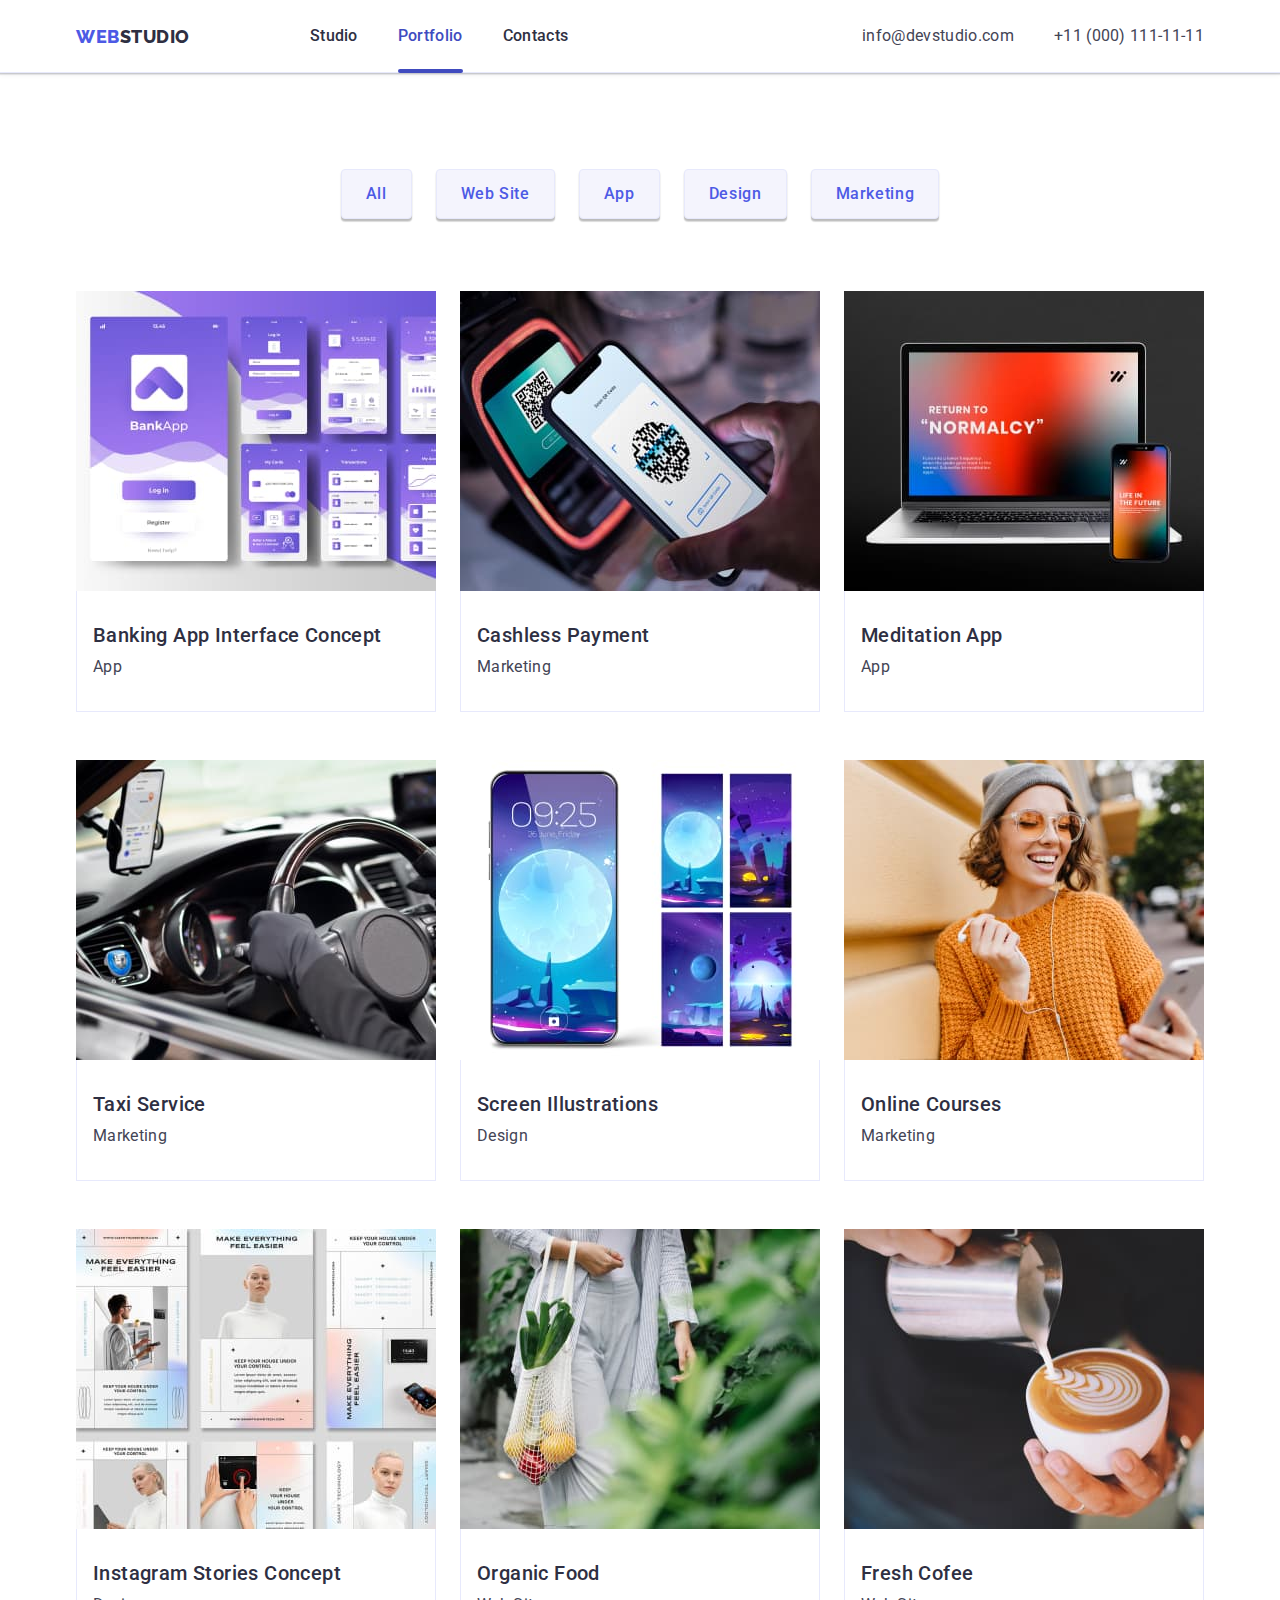
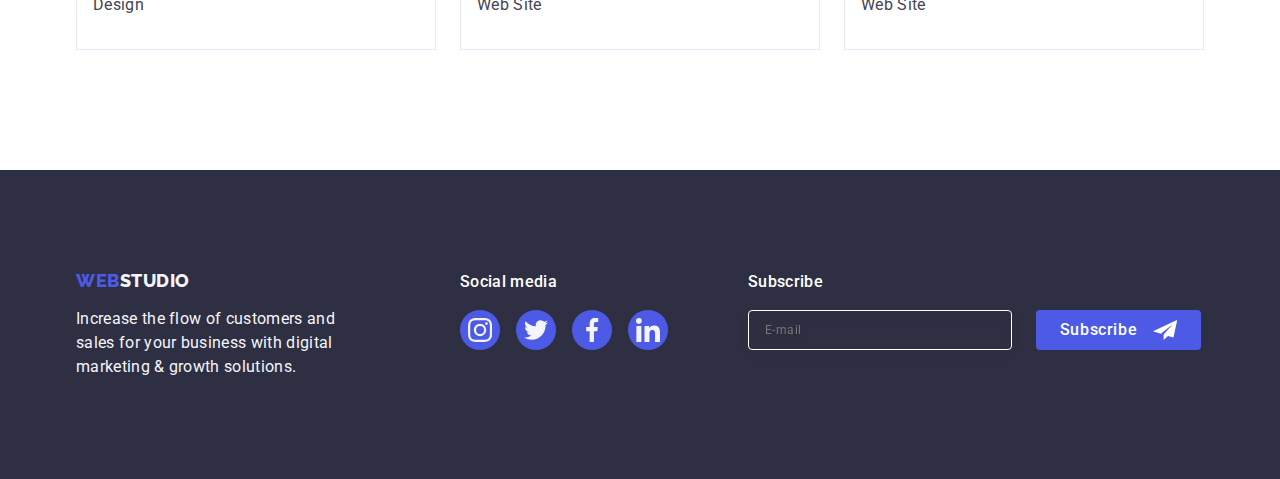
<file: portfolio.html>
<!DOCTYPE html>
<html lang="en">
  <head>
    <meta charset="utf-8" />
    <title>Portfolio</title>
    <link rel="preconnect" href="https://fonts.googleapis.com" />
    <link rel="preconnect" href="https://fonts.gstatic.com" crossorigin />
    <link
      href="https://fonts.googleapis.com/css2?family=Raleway:wght@800&family=Roboto:wght@400;500;700;900&display=swap"
      rel="stylesheet"
    />
    <link
      rel="stylesheet"
      href="https://cdn.jsdelivr.net/npm/modern-normalize@2.0.0/modern-normalize.min.css"
    />
    <link rel="stylesheet" href="./css/styles.css" />
  </head>
  <body class="body-text">
    <header class="header">
      <div class="header-container container">
        <nav class="nav-menu">
          <a class="link logo" href="./index.html"
            >Web<span class="dark-logo">Studio</span></a
          >
          <ul class="header-list list">
            <li>
              <a class="header-links link" href="./index.html">Studio</a>
            </li>
            <li>
              <a class="active header-links link" href="./portfolio.html"
                >Portfolio</a
              >
            </li>
            <li>
              <a class="header-links link" href="">Contacts</a>
            </li>
          </ul>
        </nav>
        <address class="adress-list">
          <ul class="list adress-list-ul">
            <li>
              <a class="header-contacts link" href="mailto:info@devstudio.com"
                >info@devstudio.com</a
              >
            </li>
            <li>
              <a class="header-contacts link" href="tel:+110001111111"
                >+11 (000) 111-11-11</a
              >
            </li>
          </ul>
        </address>
        <button
          class="menu-burger js-open-menu"
          aria-expanded="false"
          aria-controls="mobile-menu"
        >
          <svg class="burger-menu" width="32" height="22">
            <use href="./images/icons.svg#icon-hamburger-menu"></use>
          </svg>
        </button>
      </div>
    </header>
    <main>
      <section class="main-section">
        <!-- Filters -->
        <div class="container">
          <h1 class="visually-hidden">Filters</h1>
          <ul class="list button-list">
            <li><button class="filter-button" type="button">All</button></li>
            <li>
              <button class="filter-button" type="button">Web Site</button>
            </li>
            <li><button class="filter-button" type="button">App</button></li>
            <li>
              <button class="filter-button" type="button">Design</button>
            </li>
            <li>
              <button class="filter-button" type="button">Marketing</button>
            </li>
          </ul>
          <!-- Project cards -->
          <ul class="list project-cards-list">
            <li class="project-cards-item">
              <a class="link project-cards-link" href="">
                <div class="pj-cards-wrapper">
                  <img
                    src="./images/img-8.jpg"
                    width="360"
                    height="300"
                    alt="App"
                  />
                  <p class="overlay-text">
                    14 Stylish and User-Friendly App Design Concepts · Task
                    Manager App · Calorie Tracker App · Exotic Fruit Ecommerce
                    App · Cloud Storage App
                  </p>
                </div>

                <div class="project-cards-text-item">
                  <h2 class="project-cards-titles">
                    Banking App Interface Concept
                  </h2>
                  <p class="project-cards-text">App</p>
                </div>
              </a>
            </li>
            <li class="project-cards-item">
              <a class="link project-cards-link" href="">
                <div class="pj-cards-wrapper">
                  <img
                    src="./images/img-9.jpg"
                    width="360"
                    height="300"
                    alt="App"
                  />
                  <p class="overlay-text">
                    14 Stylish and User-Friendly App Design Concepts · Task
                    Manager App · Calorie Tracker App · Exotic Fruit Ecommerce
                    App · Cloud Storage App
                  </p>
                </div>

                <div class="project-cards-text-item">
                  <h2 class="project-cards-titles">Cashless Payment</h2>
                  <p class="project-cards-text">Marketing</p>
                </div>
              </a>
            </li>
            <li class="project-cards-item">
              <a class="link project-cards-link" href="">
                <div class="pj-cards-wrapper">
                  <img
                    src="./images/img-10.jpg"
                    width="360"
                    height="300"
                    alt="App"
                  />
                  <p class="overlay-text">
                    14 Stylish and User-Friendly App Design Concepts · Task
                    Manager App · Calorie Tracker App · Exotic Fruit Ecommerce
                    App · Cloud Storage App
                  </p>
                </div>

                <div class="project-cards-text-item">
                  <h2 class="project-cards-titles">Meditation App</h2>
                  <p class="project-cards-text">App</p>
                </div>
              </a>
            </li>
            <li class="project-cards-item">
              <a class="link project-cards-link" href="">
                <div class="pj-cards-wrapper">
                  <img
                    src="./images/img-11.jpg"
                    width="360"
                    height="300"
                    alt="App"
                  />
                  <p class="overlay-text">
                    14 Stylish and User-Friendly App Design Concepts · Task
                    Manager App · Calorie Tracker App · Exotic Fruit Ecommerce
                    App · Cloud Storage App
                  </p>
                </div>

                <div class="project-cards-text-item">
                  <h2 class="project-cards-titles">Taxi Service</h2>
                  <p class="project-cards-text">Marketing</p>
                </div>
              </a>
            </li>
            <li class="project-cards-item">
              <a class="link project-cards-link" href="">
                <div class="pj-cards-wrapper">
                  <img
                    src="./images/img-12.jpg"
                    width="360"
                    height="300"
                    alt="App"
                  />
                  <p class="overlay-text">
                    14 Stylish and User-Friendly App Design Concepts · Task
                    Manager App · Calorie Tracker App · Exotic Fruit Ecommerce
                    App · Cloud Storage App
                  </p>
                </div>

                <div class="project-cards-text-item">
                  <h2 class="project-cards-titles">Screen Illustrations</h2>
                  <p class="project-cards-text">Design</p>
                </div>
              </a>
            </li>
            <li class="project-cards-item">
              <a class="link project-cards-link" href="">
                <div class="pj-cards-wrapper">
                  <img
                    src="./images/img-13.jpg"
                    width="360"
                    height="300"
                    alt="App"
                  />
                  <p class="overlay-text">
                    14 Stylish and User-Friendly App Design Concepts · Task
                    Manager App · Calorie Tracker App · Exotic Fruit Ecommerce
                    App · Cloud Storage App
                  </p>
                </div>

                <div class="project-cards-text-item">
                  <h2 class="project-cards-titles">Online Courses</h2>
                  <p class="project-cards-text">Marketing</p>
                </div>
              </a>
            </li>
            <li class="project-cards-item">
              <a class="link project-cards-link" href="">
                <div class="pj-cards-wrapper">
                  <img
                    src="./images/img-14.jpg"
                    width="360"
                    height="300"
                    alt="App"
                  />
                  <p class="overlay-text">
                    14 Stylish and User-Friendly App Design Concepts · Task
                    Manager App · Calorie Tracker App · Exotic Fruit Ecommerce
                    App · Cloud Storage App
                  </p>
                </div>

                <div class="project-cards-text-item">
                  <h2 class="project-cards-titles">
                    Instagram Stories Concept
                  </h2>
                  <p class="project-cards-text">Design</p>
                </div>
              </a>
            </li>
            <li class="project-cards-item">
              <a class="link project-cards-link" href="">
                <div class="pj-cards-wrapper">
                  <img
                    src="./images/img-15.jpg"
                    width="360"
                    height="300"
                    alt="App"
                  />
                  <p class="overlay-text">
                    14 Stylish and User-Friendly App Design Concepts · Task
                    Manager App · Calorie Tracker App · Exotic Fruit Ecommerce
                    App · Cloud Storage App
                  </p>
                </div>

                <div class="project-cards-text-item">
                  <h2 class="project-cards-titles">Organic Food</h2>
                  <p class="project-cards-text">Web Site</p>
                </div>
              </a>
            </li>
            <li class="project-cards-item">
              <a class="link project-cards-link" href="">
                <div class="pj-cards-wrapper">
                  <img
                    src="./images/img-16.jpg"
                    width="360"
                    height="300"
                    alt="App"
                  />
                  <p class="overlay-text">
                    14 Stylish and User-Friendly App Design Concepts · Task
                    Manager App · Calorie Tracker App · Exotic Fruit Ecommerce
                    App · Cloud Storage App
                  </p>
                </div>

                <div class="project-cards-text-item">
                  <h2 class="project-cards-titles">Fresh Cofee</h2>
                  <p class="project-cards-text">Web Site</p>
                </div>
              </a>
            </li>
          </ul>
        </div>
      </section>
    </main>
    <footer class="footer-background">
      <div class="container footer-container">
        <div class="footer-logo-container">
          <a class="link logo footer-logo" href="./index.html"
            >Web<span class="light-logo">Studio</span></a
          >
          <p class="footer-text">
            Increase the flow of customers and sales for your business with
            digital marketing & growth solutions.
          </p>
        </div>
        <div class="footer-media-container">
          <p class="footer-media-text">Social media</p>
          <ul class="footer-media-list list">
            <li class="social-media-item">
              <a class="social-media-link-footer" href="">
                <svg class="social-media-icon" width="24" height="24">
                  <use href="./images/icons.svg#instagram"></use>
                </svg>
              </a>
            </li>
            <li class="social-media-item">
              <a class="social-media-link-footer" href="">
                <svg class="social-media-icon" width="24" height="24">
                  <use href="./images/icons.svg#twitter"></use>
                </svg>
              </a>
            </li>
            <li class="social-media-item">
              <a class="social-media-link-footer" href="">
                <svg class="social-media-icon" width="24" height="24">
                  <use href="./images/icons.svg#facebook"></use>
                </svg>
              </a>
            </li>
            <li class="social-media-item">
              <a class="social-media-link-footer" href="">
                <svg class="social-media-icon" width="24" height="24">
                  <use href="./images/icons.svg#linked"></use>
                </svg>
              </a>
            </li>
          </ul>
        </div>
        <div class="footer-email-container">
          <p class="footer-email-text">Subscribe</p>
          <form class="footer-form">
            <label class="footer-form-label"
              ><input
                type="email"
                class="footer-email-input"
                name="footer-email"
                id="footer-email"
                placeholder="E-mail" /></label
            ><button type="submit" class="footer-subscribe-button">
              Subscribe
              <svg class="footer-subscribe-svg" width="24" height="24">
                <use href="./images/icons.svg#icon-send"></use>
              </svg>
            </button>
          </form>
        </div>
      </div>
    </footer>
  </body>
</html>
</file>
<file: css/styles.css>
body {
  font-family: "Roboto", sans-serif;
  background-color: var(--classic-white-color);
  color: var(--slatecolor);
}
h1,
h2,
h3,
h4,
h5,
h6,
p,
ul,
ol {
  margin: 0;
}
button {
  cursor: pointer;
}
* {
  box-sizing: border-box;
}
img {
  display: block;
}
ul,
ol {
  margin-top: 0;
  margin-bottom: 0;
  padding-left: 0;
}

.visually-hidden {
  position: absolute;
  width: 1px;
  height: 1px;
  margin: -1px;
  border: 0;
  padding: 0;

  white-space: nowrap;
  clip-path: inset(100%);
  clip: rect(0 0 0 0);
  overflow: hidden;
}
:root {
  --logo-color: #4d5ae5;
  --logo-color-dark: #2e2f42;
  --white: #ffffff;
  --cloud: #f4f4fd;
  --ocean: #13719c;
  --violet: #404bbf;
  --bluecolor: #4d5ae5;
  --slatecolor: #434455;
  --whitecolor: #f4f4fd;
  --button-border-color: #e7e9fc;
  --link-color: #404bbf;
  --classic-white-color: #ffffff;
  --dark-blue-color: #2e2f42;
  --lightslate: #8e8f99;
  --greencolor: #31d0aa;
  --dairycolor: #fcfcfc;
  --modalcolor: #2e2f4266;
  --anim: 250ms;
  --gray-bg: rgba(46, 47, 66, 0.7);
  --brand: #4d5ae5;
  --brand-background: #2e2f42;
}
/* Header */
.header {
  border-bottom: 1px solid var(--button-border-color);
  box-shadow: 0px 2px 1px rgba(46, 47, 66, 0.08),
    0px 1px 1px rgba(46, 47, 66, 0.16), 0px 1px 6px rgba(46, 47, 66, 0.08);
}
.container {
  margin: 0 auto;
  /* width: 1158px; */
  padding: 0 16px;
  min-width: 320px;
  max-width: 428px;
}
@media only screen and (min-width: 768px) {
  .container {
    max-width: 768px;
  }
}

@media only screen and (min-width: 1158px) {
  .container {
    max-width: 1158px;
    padding: 0 15px;
  }
}
.nav-menu {
  display: flex;
  align-items: center;
}
.header-container {
  display: flex;
  /* height: 72px; */
  align-items: center;
  flex-shrink: 0;
  justify-content: space-between;
}
.header-list {
  margin-left: 120px;
  display: flex;
  gap: 40px;
}
@media only screen and (max-width: 767px) {
  .header-list {
    display: none;
  }
}
.logo {
  font-family: "Raleway", sans-serif;
  font-style: normal;
  font-weight: 800;
  font-size: 18px;
  line-height: 1.17;
  letter-spacing: 0.03em;
  text-transform: uppercase;
  color: var(--bluecolor);
  display: inline-flex;
  padding: 24px 0 22px;
}
.studio-link::after {
  content: "";
  position: absolute;
  left: 0;
  bottom: -1px;
  height: 4px;
  background-color: var(--link-color);
}
.link {
  text-decoration: none;
}
.dark-logo {
  color: var(--dark-blue-color);
}
.header-links {
  font-style: normal;
  font-weight: 500;
  font-size: 16px;
  line-height: 24px;
  letter-spacing: 0.02em;
  color: var(--dark-blue-color);
  text-decoration: none;
  display: inline-flex;
  align-items: flex-start;
  padding: 24px 0;
  transition: color 250ms cubic-bezier(0.4, 0, 0.2, 1);
  position: relative;
}
.header-links.active::after {
  content: "";
  position: absolute;
  bottom: 0px;
  left: 0;
  display: block;
  width: 100%;
  height: 4px;
  background-color: var(--link-color);
  bottom: -1px;
  border-radius: 2px;
}
.active {
  color: var(--link-color) !important;
  position: relative;
}
.header-links:hover,
.header-links:focus {
  color: var(--link-color);
}
.header-contacts {
  font-family: "Roboto";
  font-style: normal;
  font-weight: 400;
  font-size: 16px;
  line-height: 1.5;
  letter-spacing: 0.02em;
  color: var(--slatecolor);
  text-decoration: none;
  transition: color 250ms cubic-bezier(0.4, 0, 0.2, 1);
}

@media only screen and (min-width: 768px) and (max-width: 1158px) {
  .header-contacts {
    font-size: 12px;
    line-height: 1.16;
    letter-spacing: 0.04em;
  }
  .adress-list-ul {
    display: flex;
    flex-direction: column;
    gap: 12px;
  }
}

.header-contacts:hover,
.header-contacts:focus {
  color: var(--link-color);
}
.adress-list {
  font-style: normal;
  /* margin-left: 332px; */
}
@media only screen and (max-width: 767px) {
  .adress-list {
    display: none;
  }
}

@media only screen and (min-width: 1158px) {
  .adress-list-ul {
    display: flex;
    gap: 40px;
  }
}
.list {
  list-style: none;
}
/* Main */

/* 1 section */
.first-section {
  background-color: var(--dark-blue-color);

  background-image: linear-gradient(
      rgba(46, 47, 66, 0.7),
      rgba(46, 47, 66, 0.7)
    ),
    url(../images/mob_bg@1x.jpg);
  background-repeat: no-repeat;
  background-position: center;
  background-size: cover;
  max-width: 1440px;
  margin: 0 auto;
  padding: 112px 0;
}
@media (min-device-pixel-ratio: 2),
  (min-resolution: 192dpi),
  (min-resolution: 2dppx) {
  .first-section {
    background-image: linear-gradient(
        rgba(46, 47, 66, 0.7),
        rgba(46, 47, 66, 0.7)
      ),
      url(../images/mob_bg@2x.jpg);
  }
}
@media only screen and (min-width: 429px) {
  .first-section {
    background-image: linear-gradient(
        rgba(46, 47, 66, 0.7),
        rgba(46, 47, 66, 0.7)
      ),
      url(../images/tabl_bg@1x.jpg);
  }
  @media (min-device-pixel-ratio: 2),
    (min-resolution: 192dpi),
    (min-resolution: 2dppx) {
    .first-section {
      background-image: linear-gradient(
          rgba(46, 47, 66, 0.7),
          rgba(46, 47, 66, 0.7)
        ),
        url(../images/tabl_bg@2x.jpg);
    }
  }
}
@media only screen and (min-width: 769px) {
  .first-section {
    background-image: linear-gradient(
        rgba(46, 47, 66, 0.7),
        rgba(46, 47, 66, 0.7)
      ),
      url(../images/desk_bg@1x.jpg);

    padding: 188px 0;
  }
  @media (min-device-pixel-ratio: 2),
    (min-resolution: 192dpi),
    (min-resolution: 2dppx) {
    .first-section {
      background-image: linear-gradient(
          rgba(46, 47, 66, 0.7),
          rgba(46, 47, 66, 0.7)
        ),
        url(../images/desk_bg@2x.jpg);
    }
  }
}

.first-section-text {
  font-family: "Roboto";
  font-style: normal;
  font-weight: 700;
  font-size: 36px;
  text-transform: capitalize;

  line-height: 1.11;
  text-align: center;
  letter-spacing: 0.02em;
  color: var(--classic-white-color);
  max-width: 496px;
  margin: 0 auto;
}

@media only screen and (max-width: 767.98px) {
  .first-section-text {
    max-width: 320px;
  }
}

@media only screen and (min-width: 768px) {
  .first-section-text {
    font-size: 56px;
    line-height: 1.07;
  }
}
.first-section-button {
  background: var(--bluecolor);
  font-family: "Roboto", sans-serif;
  font-style: normal;
  font-weight: 500;
  font-size: 16px;
  line-height: 24px;
  letter-spacing: 0.04em;
  color: var(--classic-white-color);
  display: block;
  min-width: 169px;
  height: 56px;
  border: none;
  border-radius: 4px;
  margin: 0 auto;
  margin-top: 72px;
  transition: background-color 250ms cubic-bezier(0.4, 0, 0.2, 1);
}
.first-section-button:hover,
.first-section-button:focus {
  background-color: var(--link-color);
}

@media only screen and (min-width: 768px) and (max-width: 1157px){
  .first-section-button {
    margin-top: 36px;
  }
}

/* 2 section */
.second-section {
  padding: 96px 0;
}
@media only screen and (min-width: 1157px) {
  .second-section {
    padding: 120px 0;
  }
}
@media only screen and (min-width: 1158px) {
  .second-section-list {
    display: flex;
    gap: 24px;
  }
}
@media only screen and (min-width: 768px) and (max-width: 1157px) {
  .second-section-list {
    display: flex;
    flex-wrap: wrap;
    row-gap: 72px;
    column-gap: 24px;
  }
}
@media only screen and (max-width: 767px) {
  .second-section-list .second-section-list-item:not(:last-child) {
    margin-bottom: 72px;
  }
}

.icon-container {
  display: flex;
  align-items: center;
  justify-content: center;
  height: 112px;
  background-color: var(--whitecolor);
  border-radius: 4px;
  margin-bottom: 8px;
  width: 264px;
}
@media only screen and (max-width: 1157px) {
  .icon-container {
    display: none;
  }
}
.second-section-title {
  font-size: 36px;
  font-weight: 700;
  line-height: 1.1;
  letter-spacing: 0.72px;
  color: var(--primary-navyblue-color);
  margin-bottom: 8px;
  color: #2e2f42;
}
@media only screen and (max-width: 767px) {
  .second-section-title {
    margin: 0 auto;
    margin-bottom: 8px;
  }
}
@media only screen and (min-width: 1158px) {
  .second-section-title {
    font-family: "Roboto";
    font-style: normal;
    font-weight: 500;
    font-size: 20px;
    line-height: 24px;
    letter-spacing: 0.02em;
    color: #2e2f42;
    margin-bottom: 8px;
  }
}
.second-section-text {
  line-height: 1.5;
  letter-spacing: 0.02em;
  font-family: Roboto;
  font-size: 16px;
  font-style: normal;
  font-weight: 500;
  color: var(--slatecolor);
}
@media only screen and (min-width: 1158px) {
  .second-section-text {
    font-weight: 400;
  }
}

.second-section-list-item {
  display: flex;
  flex-direction: column;
  align-items: flex-start;
  margin: 0;
  /* flex-basis: 264px; */
  flex-basis: 356px;
}

@media only screen and (max-width: 1157px) {
  .third-section {
    display: none;
  }
}
.third-section {
  padding-bottom: 120px;
}
.third-section-title {
  font-family: "Roboto";
  font-style: normal;
  font-weight: 700;
  font-size: 36px;
  line-height: 1.11;
  text-align: center;
  letter-spacing: 0.02em;
  text-transform: capitalize;
  color: #2e2f42;
  margin-bottom: 72px;
  display: block;
}
.third-section-images {
  display: flex;
  gap: 24px;
}

.third-section-item {
  width: 360px;
  height: 300px;
  border: 1px solid var(--cornflower, #e7e9fc);
  background: url(<path-to-image>),
    lightgray -72.845px -19px / 144.444% 112.667% no-repeat;
}
/* 4 section */
.team-cards-section {
  padding: 96px 0;
  background-color: var(--whitecolor);
}
@media only screen and (min-width: 1158px) {
  .team-cards-section {
    padding: 120px 0;
  }
}
.team-cards-section-title {
  font-family: "Roboto";
  font-style: normal;
  font-weight: 700;
  font-size: 36px;
  line-height: 1.11;
  text-align: center;
  letter-spacing: 0.02em;
  text-transform: capitalize;
  color: #2e2f42;
  margin-bottom: 72px;
}
.team-cards {
  /* display: flex;
  gap: 24px; */
}
@media only screen and (max-width: 767px) {
  .team-cards .team-cards-item:not(:last-child) {
    margin-bottom: 72px;
  }
}
@media only screen and (min-width: 768px) {
  .team-cards {
    display: flex;
    flex-wrap: wrap;
    row-gap: 64px;
    margin: 0 auto;
    align-items: center;
    justify-content: center;
    column-gap: 24px;
  }
}
.social-media-list {
  display: flex;
  justify-content: center;
  gap: 24px;
  padding-top: 8px;
  padding-bottom: 0px;
}
.social-media-item {
  width: 40px;
  height: 40px;
}
.social-media-link {
  width: 100%;
  height: 100%;
  background-color: var(--bluecolor);
  border-radius: 50%;
  display: flex;
  align-items: center;
  justify-content: center;
  fill: var(--whitecolor);
  transition: background-color 250ms cubic-bezier(0.4, 0, 0.2, 1);
}
.social-media-link:hover,
.social-media-link:focus {
  background-color: var(--link-color);
}
.team-cards-titles {
  font-family: "Roboto";
  font-style: normal;
  font-weight: 500;
  font-size: 20px;
  line-height: 24px;
  letter-spacing: 0.02em;
  color: #2e2f42;
  text-align: center;
  margin-bottom: 8px;
}
.team-cards-text {
  font-size: 16px;
  line-height: 1.5;
  letter-spacing: 0.02em;
  text-align: center;
}
.team-cards-item {
  background-color: var(--classic-white-color);
  width: 264px;
  /* flex-basis: 264px; */
  border-radius: 0px 0px 4px 4px;
  box-shadow: 0px 2px 1px 0px rgba(46, 47, 66, 0.08),
    0px 1px 1px 0px rgba(46, 47, 66, 0.16),
    0px 1px 6px 0px rgba(46, 47, 66, 0.08);
  margin: 0 auto;
}
@media only screen and (min-width: 768px) {
  .team-cards-item {
    margin: 0;
  }
}
.team-cards-text-item {
  display: block;
  margin: 0 auto;
  padding: 32px 0;
}
/* 5 Section */
.fifth-section {
  padding: 96px 0;
}
@media only screen and (min-width: 1158px) {
  .fifth-section {
    padding: 120px 0;
  }
}
.fifth-section-title {
  font-family: Roboto;
  font-size: 36px;
  font-style: normal;
  font-weight: 700;
  line-height: 40px;
  letter-spacing: 0.72px;
  text-transform: capitalize;
  color: var(--dark-blue-color);
  text-align: center;
  line-height: 1.11;
  margin-bottom: 72px;
}
.fifth-section-logo-list {
  row-gap: 72px;
  display: flex;
  flex-wrap: wrap;
  align-items: flex-start;
  column-gap: 16px;
  max-width: 396px;
}
@media only screen and (min-width: 768px) {
  .fifth-section-logo-list {
    column-gap: 24px;
    max-width: 552px;
    margin: 0 auto;
  }
}
@media only screen and (min-width: 1158px) {
  .fifth-section-logo-list {
    justify-content: center;
    gap: 24px;
    max-width: 1128px;
  }
}
.fifth-section-logo-item {
  width: calc((100% - 16px) / 2);
  height: 88px;
}
@media only screen and (min-width: 768px) {
  .fifth-section-logo-item {
    width: calc((100% - 48px) / 3);
  }
}
@media only screen and (min-width: 1158px) {
  .fifth-section-logo-item {
    width: calc((100% - 120px) / 6);
  }
}
.logo-item-link {
  width: 100%;
  height: 100%;
  border: 1px solid var(--lightslate);
  border-radius: 4px;
  display: flex;
  align-items: center;
  justify-content: center;
  color: var(--lightslate);
  border-color: var(--lightslate);
  transition: border-color 250ms cubic-bezier(0.4, 0, 0.2, 1),
    color 250ms cubic-bezier(0.4, 0, 0.2, 1);
}
.logo-item-link:hover,
.logo-item-link:focus {
  color: var(--link-color);
  border-color: var(--link-color);
}
.logo-item-link:hover svg,
.logo-item-link:focus svg {
  color: var(--link-color);
  fill: var(--link-color);
}
.logo-item {
  color: currentColor;
  fill: currentColor;
}
.logo-item-text {
  display: flex;
  width: 60.651px;
  height: 6.931px;
  color: var(--lightslate);
  font-family: Roboto;
  font-size: 6px;
  font-style: normal;
  font-weight: 700;
  line-height: normal;
}
/* Footer */
.footer-logo {
  display: inline-block;
  margin-bottom: 16px;
  padding: 0;
}
@media only screen and (max-width: 767.98px) {
  .footer-logo {
    display: block;
    text-align: center;
  }
}

.light-logo {
  color: var(--whitecolor);
}
.footer-container {
}
@media only screen and (min-width: 768px) and (max-width: 1157px) {
  .footer-container {
    display: flex;
    flex-direction: row;
    flex-wrap: wrap;
    gap: 72px 24px;
    max-width: 584px;
  }
}
@media only screen and (min-width: 1158px) {
  .footer-container {
    display: flex;
    align-items: baseline;
  }
}
.footer-background {
  background: #2e2f42;
  padding: 96px 0;
}
@media only screen and (min-width: 1158px) {
  .footer-background {
    padding: 100px 0;
  }
}
.footer-logo-container {
}
@media only screen and (min-width: 1158px) {
  .footer-logo-container {
    margin-right: 120px;
  }
}
.footer-text {
  line-height: 1.5;
  letter-spacing: 0.02em;
  color: var(--whitecolor);
  width: 264px;
  margin: 0 auto;
}
@media only screen and (max-width: 767px) {
  .footer-text {
    margin-bottom: 72px;
  }
}
.footer-media-container {
}
@media only screen and (max-width: 767px) {
  .footer-media-container {
    margin-bottom: 72px;
  }
}
.footer-media-list {
  display: flex;
  gap: 16px;
  justify-content: center;
}
.footer-media-text {
  font-weight: 500;
  font-size: 16px;
  line-height: 1.5;
  letter-spacing: 0.02em;
  color: var(--classic-white-color);
  margin-bottom: 16px;
}
@media only screen and (max-width: 767px) {
  .footer-media-text {
    text-align: center;
  }
}
.social-media-link-footer {
  width: 100%;
  height: 100%;
  background-color: var(--bluecolor);
  border-radius: 50%;
  display: flex;
  align-items: center;
  justify-content: center;
  fill: var(--whitecolor);
  transition: background-color 250ms cubic-bezier(0.4, 0, 0.2, 1);
}
.social-media-link-footer:hover,
.social-media-link-footer:focus {
  background-color: var(--greencolor);
}
.footer-email-container {
}
@media only screen and (min-width: 1158px) {
  .footer-email-container {
    margin-left: 80px;
  }
}
.footer-form {
  gap: 24px;
}
@media only screen and (min-width: 768px) {
  .footer-form {
    display: flex;
  }
}
.footer-form-label {
}
.footer-email-text {
  color: var(--classic-white-color);
  font-family: Roboto;
  font-size: 16px;
  font-style: normal;
  font-weight: 500;
  line-height: 1.5;
  letter-spacing: 0.02em;
  margin-bottom: 16px;
}
@media only screen and (max-width: 767px) {
  .footer-email-text {
    text-align: center;
  }
}
.footer-email-input {
  width: 100%;
  background-color: transparent;
  border-radius: 4px;
  border: 1px solid var(--classic-white-color);
  height: 40px;
  padding-bottom: 8px;
  padding-left: 16px;
  color: var(--classic-white-color);
  padding-bottom: 0;
  padding-top: 0;
  line-height: 1.5;
  font-size: 12px;
  letter-spacing: 0.04em;
  filter: drop-shadow(0px 4px 4px rgba(0, 0, 0, 0.15));
}
@media only screen and (max-width: 767px) {
  .footer-email-input {
    margin-bottom: 16px;
  }
}
@media only screen and (min-width: 768px) {
  .footer-email-input {
    width: 264px;
  }
}
@media only screen and (max-width: 1158px) {
  .footer-email-input {
    opacity: 0.3;
  }
}
.footer-email-input::placeholder {
  font-family: Roboto;
  font-style: normal;
  font-weight: 400;
}
.footer-subscribe-button {
  background-color: var(--bluecolor);
  color: var(--classic-white-color);
  text-align: center;
  font-family: "Roboto", sans-serif;
  font-size: 16px;
  font-weight: 500;
  font-style: normal;
  line-height: 1.5;
  letter-spacing: 0.04em;
  border: none;
  border-radius: 4px;
  min-width: 165px;
  height: 40px;
  display: flex;
  justify-content: center;
  align-items: center;
  transition: background-color 250ms cubic-bezier(0.4, 0, 0.2, 1);
  margin: 0 auto;
}
.footer-subscribe-button:focus,
.footer-subscribe-button:hover {
  background-color: var(--link-color);
}
.footer-subscribe-svg {
  margin-left: 16px;
}
/* Portfolio */
.main-section {
  padding: 96px 0 120px 0;
}
/* Filters */
.button-list {
  display: flex;
  justify-content: center;
  gap: 24px;
  margin-bottom: 72px;
}
.filter-button {
  font-family: "Roboto", sans-serif;
  font-style: normal;
  font-weight: 500;
  font-size: 16px;
  line-height: 24px;
  text-align: center;
  letter-spacing: 0.04em;
  color: var(--bluecolor);
  background: var(--whitecolor);
  display: flex;
  padding: 12px 24px;
  align-items: flex-start;
  border-radius: 4px;
  box-shadow: 0px 2px 2px 0px rgba(0, 0, 0, 0.12),
    0px 2px 1px 0px rgba(0, 0, 0, 0.08), 0px 3px 1px 0px rgba(0, 0, 0, 0.1);
  border: 1px solid var(--button-border-color);
  transition: color 250ms cubic-bezier(0.4, 0, 0.2, 1),
    background-color 250ms cubic-bezier(0.4, 0, 0.2, 1),
    border-color 250ms cubic-bezier(0.4, 0, 0.2, 1),
    box-shadow 250ms cubic-bezier(0.4, 0, 0.2, 1);
}
.filter-button:hover,
.filter-button:focus {
  color: var(--classic-white-color);
  background-color: var(--link-color);
  border: 1px solid transparent;
}
/* Project cards */
.project-cards-list {
  display: flex;
  flex-wrap: wrap;
  column-gap: 24px;
  row-gap: 48px;
  max-width: 1128px;
  padding: 0;
}
.project-cards-link {
  display: block;
  transition: box-shadow 250ms cubic-bezier(0.4, 0, 0.2, 1);
}
.project-cards-item:hover,
.project-cards-item:focus {
  box-shadow: 0px 1px 6px rgba(46, 47, 66, 0.08),
    0px 1px 1px rgba(46, 47, 66, 0.16), 0px 2px 1px rgba(46, 47, 66, 0.08);
  transition: box-shadow 250ms cubic-bezier(0.4, 0, 0.2, 1);
  transform: translateY(0%);
}
.project-cards-item {
  width: 360px;
  position: relative;
  overflow: hidden;
  transform: translateY(0%);
}
.project-cards-link:hover .overlay-text {
  transform: translateY(0);
}
.project-cards-titles {
  font-family: "Roboto";
  font-style: normal;
  font-weight: 500;
  font-size: 20px;
  line-height: 24px;
  letter-spacing: 0.02em;
  color: #2e2f42;
  margin-bottom: 8px;
}
.project-cards-text-item {
  padding: 32px 16px;
  border: 1px solid var(--button-border-color);
  border-top: none;
}
.project-cards-text {
  line-height: 1.5;
  letter-spacing: 0.02em;
  color: var(--slatecolor);
}

.overlay {
  position: absolute;
  top: 0;
  left: 0;
  display: flex;
  padding: 0px 32px 284px 32px;
  background-color: var(--bluecolor);
  height: 300px;
  width: 100%;
  transform: translateY(100%);
  transition: transform var(--anim);
}
.overlay-text {
  color: var(--whitecolor);
  font-size: 16px;
  font-style: normal;
  font-weight: 400;
  line-height: 24px;
  letter-spacing: 0.32px;
  position: absolute;
  top: 0;
  font-size: 16px;
  padding: 40px 32px;
  background-color: var(--bluecolor);
  height: 100%;
  width: 100%;
  transform: translateY(100%);
  transition: transform 250ms cubic-bezier(0.4, 0, 0.2, 1);
}
.pj-cards-wrapper {
  position: relative;
  overflow: hidden;
}
/* Backdrop */
.backdrop {
  position: fixed;
  top: 0;
  left: 0;
  width: 100%;
  height: 100%;
  background-color: var(--modalcolor);
  transition: opacity 250ms cubic-bezier(0.4, 0, 0.2, 1),
    visibility 250ms cubic-bezier(0.4, 0, 0.2, 1);
}
.backdrop.is-hidden {
  opacity: 0;
  pointer-events: none;
  visibility: hidden;
}
.backdrop.is-hidden .modal {
  opacity: 0;
}
.is-hidden {
  opacity: 0;
  visibility: hidden;
  pointer-events: none;
}
.modal {
  width: 408px;
  min-height: 584px;
  border-radius: 4px;
  background: var(--dairy, #fcfcfc);
  box-shadow: 0px 2px 1px 0px rgba(0, 0, 0, 0.2),
    0px 1px 3px 0px rgba(0, 0, 0, 0.12), 0px 1px 1px 0px rgba(0, 0, 0, 0.14);
  position: absolute;
  top: 50%;
  left: 50%;
  transform: translateX(-50%) translateY(-50%);
  transition: transform var(--anim) cubic-bezier(0.4, 0, 0.2, 1);
  padding: 72px 24px 24px 24px;
}
.modal-icon {
  fill: currentColor;
  transition: fill 250ms cubic-bezier(0.4, 0, 0.2, 1);
}
.modal-btn {
  position: absolute;
  top: 24px;
  right: 24px;
  border-radius: 50%;
  background-color: var(--button-border-color);
  width: 24px;
  height: 24px;
  display: flex;
  align-items: center;
  justify-content: center;
  padding: 0;
  border: 1px solid rgba(0, 0, 0, 0.1);
  transition: background-color var(--anim) cubic-bezier(0.4, 0, 0.2, 1),
    border var(--anim) cubic-bezier(0.4, 0, 0.2, 1);
  color: var(--dark-blue-color);
}
.modal-btn:hover,
.modal-btn:focus {
  border: none;
  background-color: var(--link-color);
  color: var(--classic-white-color);
}

.modal-form-text {
  color: var(--dark-blue-color);
  text-align: center;
  font-family: Roboto;
  font-size: 16px;
  font-style: normal;
  font-weight: 500;
  line-height: 1.5;
  letter-spacing: 0.02em;
  margin-bottom: 16px;
  width: 360px;
}
.modal-form-input {
  width: 100%;
  height: 40px;
  border: 1px solid rgba(46, 47, 66, 0.4);
  border-radius: 4px;
  background-color: transparent;
  padding-left: 38px;
  outline: transparent;
  transition: border-color 250ms cubic-bezier(0.4, 0, 0.2, 1);
}
.modal-form-input:focus {
  border-color: var(--bluecolor);
}
.modal-form-input:focus + svg {
  fill: var(--bluecolor);
  color: var(--bluecolor);
}
.modal-form-container {
  margin-bottom: 8px;
}
.modal-label-container {
  position: relative;
}
.modal-form-label {
  display: block;
  margin-bottom: 4px;
  font-size: 12px;
  line-height: 1.17;
  letter-spacing: 0.04em;
  color: var(--lightslate);
}
.modal-form-svg {
  position: absolute;
  left: 16px;
  top: 50%;
  transform: translateY(-50%);
  transition: fill 250ms cubic-bezier(0.4, 0, 0.2, 1);
}
.modal-form-label-text {
  color: var(--lightslate);
  font-family: Roboto;
  font-size: 12px;
  font-style: normal;
  font-weight: 400;
  line-height: 14px;
  letter-spacing: 0.48px;
  margin-bottom: 4px;
}
.modal-form-comment-container {
  margin-bottom: 16px;
}
.modal-form-textarea {
  width: 100%;
  height: 120px;

  border: 1px solid rgba(46, 47, 66, 0.4);
  border-radius: 4px;
  background-color: transparent;
  padding: 8px 16px;
  outline: transparent;
  resize: none;
  transition: border-color var(--anim) cubic-bezier(0.4, 0, 0.2, 1);
  font-size: 12px;
  line-height: 1.17;
  letter-spacing: 0.04em;
  color: rgba(46, 47, 66, 0.4);
}
.modal-form-textarea:focus {
  border-color: var(--bluecolor);
}
textarea::placeholder {
  color: rgba(46, 47, 66, 0.4);
  font-size: 12px;
  line-height: 1.17;
  letter-spacing: 0.04em;
}
.checkbox-container {
  margin-bottom: 24px;
}
.checkbox-label {
  font-size: 12px;
  line-height: 1.17;
  letter-spacing: 0.04em;
  color: var(--lightslate);
}
.checkbox-label-span {
  width: 16px;
  height: 16px;
  border: 1px solid rgba(46, 47, 66, 0.4);
  transition: background-color 250ms cubic-bezier(0.4, 0, 0.2, 1),
    border 250ms cubic-bezier(0.4, 0, 0.2, 1),
    fill 250ms cubic-bezier(0.4, 0, 0.2, 1);
  display: inline-flex;
  align-items: center;
  justify-content: center;
  fill: transparent;
  border-radius: 2px;
  margin-right: 8px;
}
.checkbox-link:checked + .checkbox-label .checkbox-label-span {
  border: none;
  fill: var(--whitecolor);
  background-color: var(--link-color);
}
.modal-form-link {
  color: var(--bluecolor);
}
.modal-form-button {
  padding: 16px 32px;
  display: block;
  margin: 0 auto;
  color: var(--classic-white-color);
  text-align: center;
  font-family: "Roboto", sans-serif;
  font-size: 16px;
  font-style: normal;
  font-weight: 500;
  line-height: 1.5;
  letter-spacing: 0.04em;
  background-color: var(--bluecolor);
  border-radius: 4px;
  box-shadow: 0px 4px 4px 0px rgba(0, 0, 0, 0.15);
  border: none;
  min-width: 105px;
  transition: background-color 250ms cubic-bezier(0.4, 0, 0.2, 1);
  height: 56px;
  min-width: 169px;
}
.modal-form-button:hover,
.modal-form-button:focus {
  background-color: var(--link-color);
}
/* Mobile menu */
.menu-toggle {
  display: flex;
  justify-content: center;


  background-color: transparent;
  cursor: pointer;
  border: 1px solid #e7e9fc;
  border-radius: 50%;
  outline: none;

  padding: 8px;
  margin-top: 24px;
  margin-bottom: 24px;
}

.menu-burger {
  display: flex;
  justify-content: center;
  background-color: transparent;
  cursor: pointer;
  border: none;
  outline: none;
}
.mob-close-icon {
  fill: #2e2f42;
}

@media (min-width: 768px) {
  .menu-burger {
    display: none;
  }
}

.menu-toggle:hover,
.menu-toggle:focus {
  background-color: rgba(0, 0, 0, 0.1);
}

.menu-container {
  position: fixed;
  top: 0;
  left: 0;
  width: 100vw;
  height: 100vh;
  display: flex;
  flex-direction: column;
  padding-top: 80px;
  padding-left: 40px;
  padding-right: 40px;
  padding-bottom: 40px;
  background-color: #fff;
  z-index: 999;
  transform: translateX(100%);
  transition: transform 250ms ease-in-out;
}

.menu-container.is-open {
  transform: translateX(0);
}

.menu-container .modal-btn {
  position: absolute;
  top: 24px;
  right: 24px;
  color: #fff;
}

.mobile-menu {
  margin-bottom: auto;
}

.mobile-menu-item:not(:last-child) {
  margin-bottom: 40px;
}

.mobile-menu-link {
  display: block;
  color: #2e2f42;
  font-size: 36px;
  font-weight: 700;
  line-height: 1.11;
  letter-spacing: 0.72px;
}


.mobile-menu-link:hover {
  color: var(--logo-color);
}

.mob-address-list {
  margin-bottom: 48px;
}

.mob-address-item:not(:last-child) {
  margin-bottom: 40px;
}

.mob-address-link {
  color: var(--slate);
  font-style: normal;
  font-size: 20px;
  font-weight: 500;
  line-height: 1.11;
  letter-spacing: 0.02em;
}
.violet {
  color: var(--logo-color);
}
.mobile-networks {
  display: flex;
  justify-content: space-between;
  max-width: 328px;
}
.mob-networks-link {
  width: 40px;
  height: 40px;
  background-color: var(--logo-color);
  border-radius: 50%;
  display: flex;
  align-items: center;
  justify-content: center;
  transition: background-color 250ms cubic-bezier(0.4, 0, 0.2, 1);
}

.mob-networks-link:hover,
.mob-networks-link:focus {
  background-color: var(--greencolor);
}
.mob-netw-icon {
  fill: var(--cloud);
}
.burger-menu {
  stroke: var(--brand-background);
}
</file>
